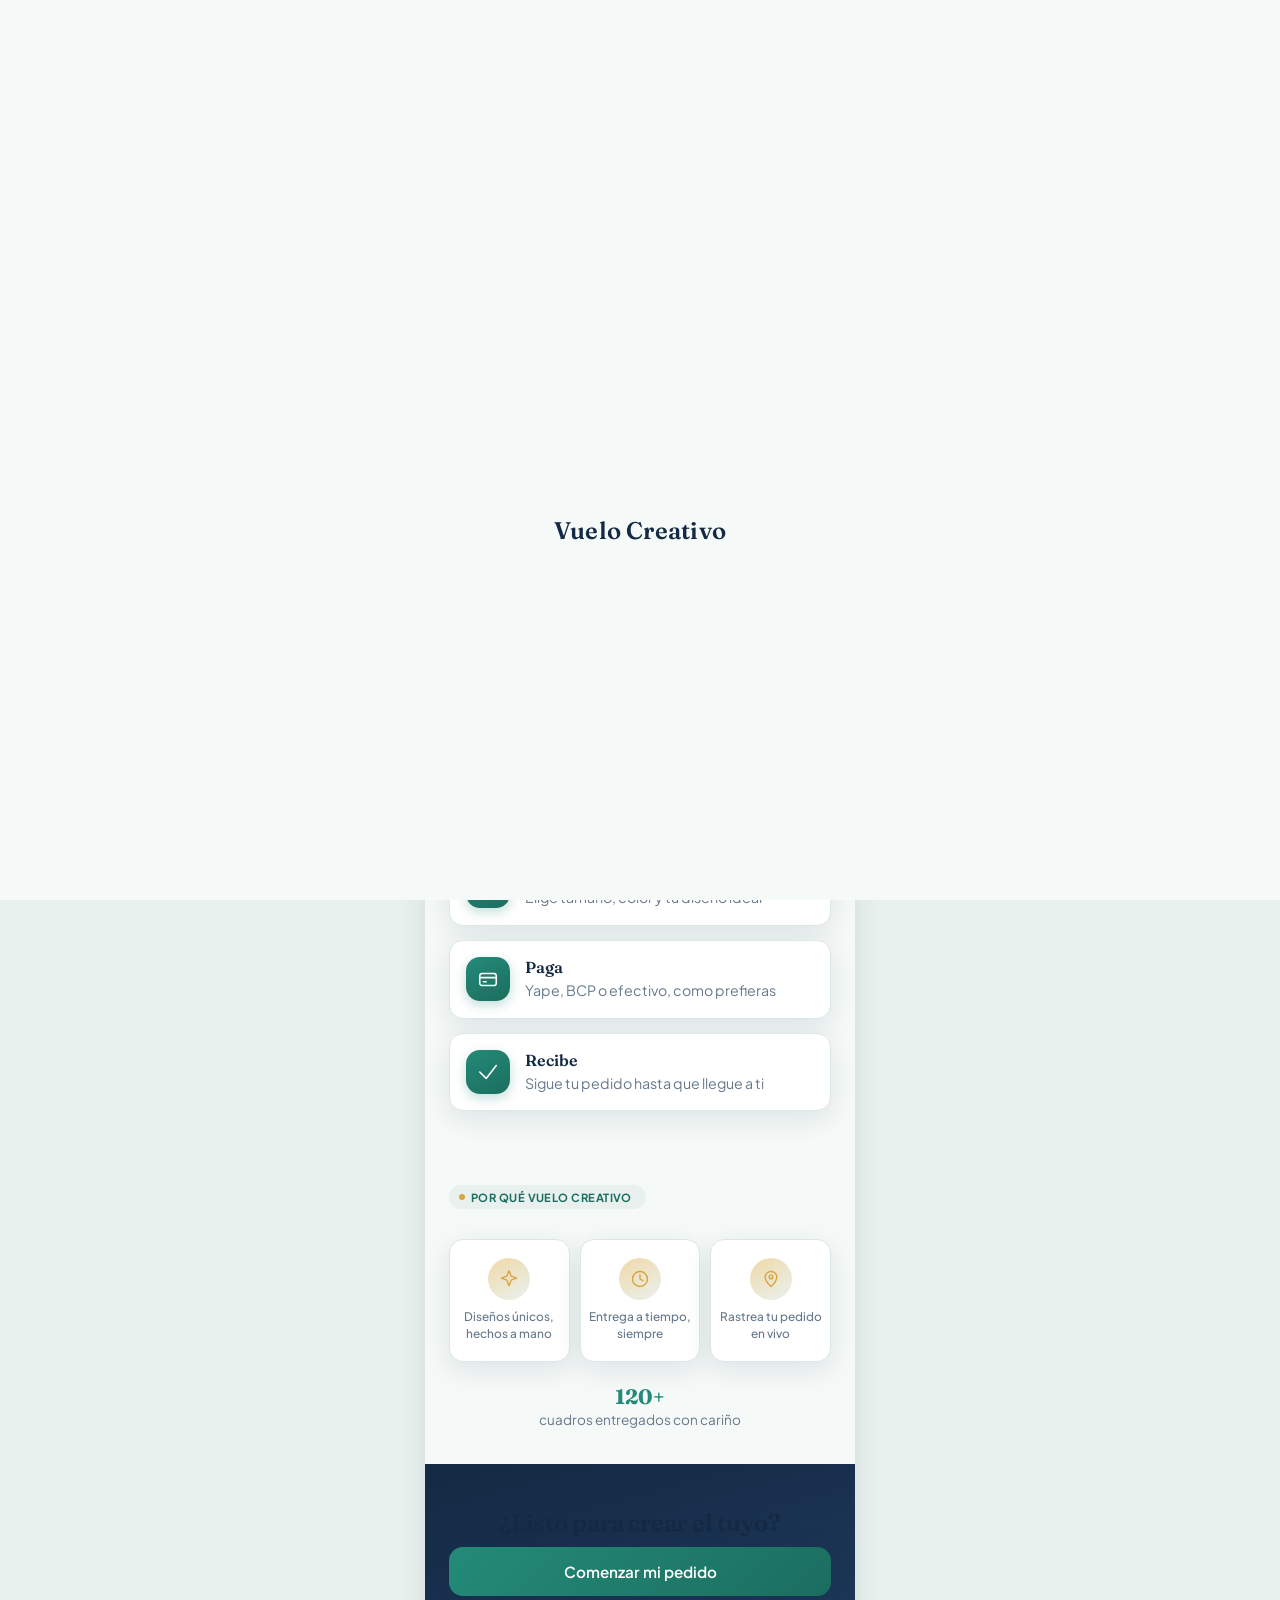
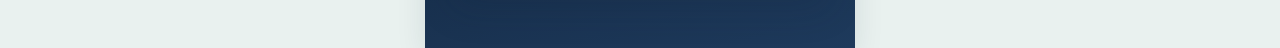
<file: index.html>
<!DOCTYPE html>
<html lang="es">
<head>
<meta charset="UTF-8">
<meta name="viewport" content="width=device-width, initial-scale=1, viewport-fit=cover">
<title>Vuelo Creativo</title>
<link rel="manifest" href="manifest.json">
<meta name="theme-color" content="#16283F">
<link rel="preconnect" href="https://fonts.googleapis.com">
<link href="https://fonts.googleapis.com/css2?family=Fraunces:opsz,wght@9..144,500;9..144,600;9..144,700&family=Plus+Jakarta+Sans:wght@400;500;600;700;800&display=swap" rel="stylesheet">
<link rel="stylesheet" href="css/variables.css">
<link rel="stylesheet" href="css/base.css">
<link rel="stylesheet" href="css/componentes.css">
<link rel="stylesheet" href="css/animaciones.css">
<link rel="stylesheet" href="css/landing.css">
</head>
<body>

<!-- Splash screen: el avioncito vuela, hace un par de loops dejando su estela, y desaparece -->
<div id="splash">
  <svg viewBox="0 0 320 200" width="250" height="156" class="splash-svg" aria-hidden="true">
    <path id="ruta-vuelo" pathLength="1000"
      d="M15,150 C55,150 55,58 108,58 C158,58 158,150 108,150 C68,150 68,88 108,88 C150,88 178,52 228,36 C266,24 286,28 306,14"
      fill="none" class="trail-path" stroke-linecap="round"/>
    <g class="avion-grupo">
      <path d="M29.5 3.5 L2.5 14.5 L13 17.5 L15.5 28.5 L18.7 21 L23.5 25 L29.5 3.5 Z"
        class="avion-relleno" stroke-linejoin="round" stroke-width="1" transform="translate(-16,-16) scale(0.9)"/>
      <animateMotion dur="1.7s" fill="freeze" rotate="auto"
        path="M15,150 C55,150 55,58 108,58 C158,58 158,150 108,150 C68,150 68,88 108,88 C150,88 178,52 228,36 C266,24 286,28 306,14"/>
    </g>
  </svg>
  <p class="splash-marca" id="splash-marca">Vuelo Creativo</p>
</div>

<div id="app-frame">
  <main id="app-content" style="padding-bottom:0;">

    <!-- 1. HERO -->
    <section class="landing-hero">
      <button class="hero-avion-wrap" id="hero-avion" aria-label="Vuelo Creativo"></button>
      <h1 class="logo-texto hero-titulo">Vuelo Creativo</h1>
      <p class="hero-tagline">Cuadros decorativos en hilorama, hechos a tu medida</p>
      <button class="btn-primario hero-btn" onclick="location.href='app.html'">Empezar</button>
    </section>

    <!-- 2. QUÉ HACEMOS -->
    <section class="landing-seccion reveal">
      <span class="etiqueta-seccion">Qué hacemos</span>
      <h2>Arte en hilo, hecho para ti</h2>
      <p class="texto-suave">Diseñamos cada cuadro a mano con la técnica de hilorama. Tú eliges el tamaño, el color y el diseño; nosotros le damos forma.</p>
      <div class="galeria-mini">
        <div class="galeria-item"></div>
        <div class="galeria-item"></div>
        <div class="galeria-item"></div>
      </div>
    </section>

    <!-- 3. CÓMO FUNCIONA -->
    <section class="landing-seccion reveal">
      <span class="etiqueta-seccion">Proceso</span>
      <h2>Cómo funciona</h2>
      <div class="pasos">
        <div class="paso">
          <span class="paso-icono" data-icono="disenar"></span>
          <div>
            <p class="paso-titulo">Personaliza</p>
            <p class="texto-suave">Elige tamaño, color y tu diseño ideal</p>
          </div>
        </div>
        <div class="paso">
          <span class="paso-icono" data-icono="pagar"></span>
          <div>
            <p class="paso-titulo">Paga</p>
            <p class="texto-suave">Yape, BCP o efectivo, como prefieras</p>
          </div>
        </div>
        <div class="paso">
          <span class="paso-icono" data-icono="entregar"></span>
          <div>
            <p class="paso-titulo">Recibe</p>
            <p class="texto-suave">Sigue tu pedido hasta que llegue a ti</p>
          </div>
        </div>
      </div>
    </section>

    <!-- 4. POR QUÉ ELEGIRNOS -->
    <section class="landing-seccion reveal">
      <span class="etiqueta-seccion">Por qué Vuelo Creativo</span>
      <div class="beneficios">
        <div class="beneficio">
          <span class="beneficio-icono" data-icono="unico"></span>
          <p>Diseños únicos, hechos a mano</p>
        </div>
        <div class="beneficio">
          <span class="beneficio-icono" data-icono="tiempo"></span>
          <p>Entrega a tiempo, siempre</p>
        </div>
        <div class="beneficio">
          <span class="beneficio-icono" data-icono="seguimiento"></span>
          <p>Rastrea tu pedido en vivo</p>
        </div>
      </div>
      <p class="contador-social"><strong id="contador-cuadros">120+</strong> cuadros entregados con cariño</p>
    </section>

    <!-- 5. CTA FINAL -->
    <section class="landing-seccion landing-cta reveal">
      <h2 class="cta-titulo">¿Listo para crear el tuyo?</h2>
      <button class="btn-primario" onclick="location.href='app.html'">Comenzar mi pedido</button>
    </section>

  </main>
</div>

<script src="js/components/icono-marca.js"></script>
<script src="js/utils/helpers.js"></script>
<script src="js/utils/iconos-landing.js"></script>
<script src="js/utils/acceso-secreto.js"></script>
<script>
  document.getElementById("hero-avion").innerHTML = iconoAvionVC({ tamano: 64, color: "#2E8B7F", conEstela: true });
  pintarIconosLanding();
  ocultarSplash(3000);
  activarRevelado();
  activarAccesoSecreto("hero-avion");
</script>
</body>
</html>
</file>
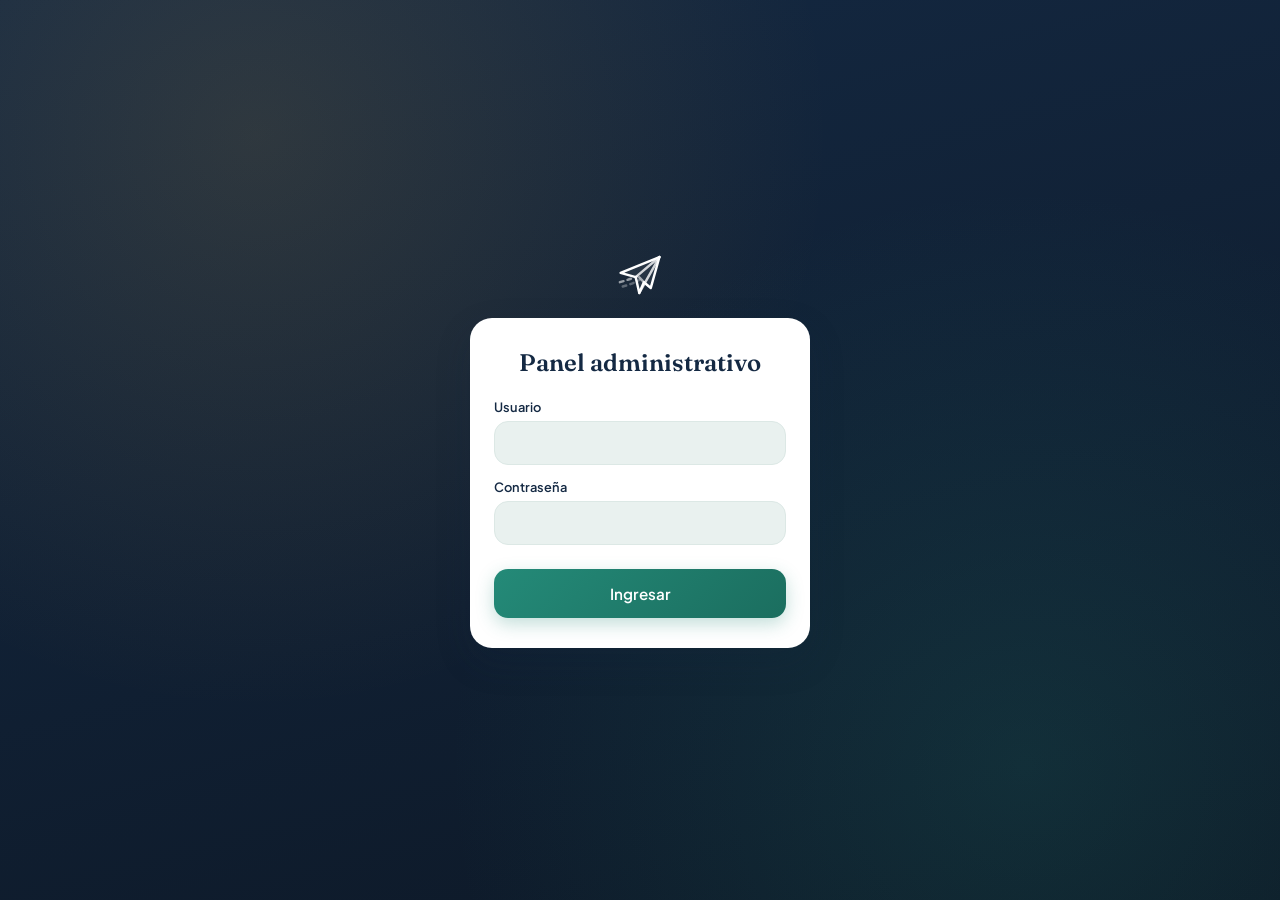
<file: admin-login.html>
<!DOCTYPE html>
<html lang="es">
<head>
<meta charset="UTF-8">
<meta name="viewport" content="width=device-width, initial-scale=1, viewport-fit=cover">
<title>Vuelo Creativo — Acceso</title>
<meta name="robots" content="noindex, nofollow">
<link rel="preconnect" href="https://fonts.googleapis.com">
<link href="https://fonts.googleapis.com/css2?family=Fraunces:opsz,wght@9..144,500;9..144,600;9..144,700&family=Plus+Jakarta+Sans:wght@400;500;600;700;800&display=swap" rel="stylesheet">
<link rel="stylesheet" href="css/variables.css">
<link rel="stylesheet" href="css/base.css">
<link rel="stylesheet" href="css/componentes.css">
<link rel="stylesheet" href="css/admin.css">
</head>
<body>

<div class="login-admin-wrap">
  <div class="login-admin-icono" id="login-icono"></div>
  <div class="login-admin-card">
    <h2 class="login-admin-titulo">Panel administrativo</h2>
    <form onsubmit="intentarLogin(event)">
      <div class="campo">
        <label>Usuario</label>
        <input type="text" id="admin-usuario" required autocomplete="off">
      </div>
      <div class="campo">
        <label>Contraseña</label>
        <input type="password" id="admin-clave" required>
      </div>
      <p id="login-error">Usuario o contraseña incorrectos</p>
      <button type="submit" class="btn-primario" style="margin-top:10px;">Ingresar</button>
    </form>
  </div>
</div>

<script src="js/utils/helpers.js"></script>
<script src="js/components/icono-marca.js"></script>
<script src="js/data/admin-config.js"></script>
<script src="js/modules/admin-auth.js"></script>
<script>
  document.getElementById("login-icono").innerHTML = iconoAvionVC({ tamano: 46, color: "#FFFFFF", conEstela: true });
</script>
</body>
</html>
</file>
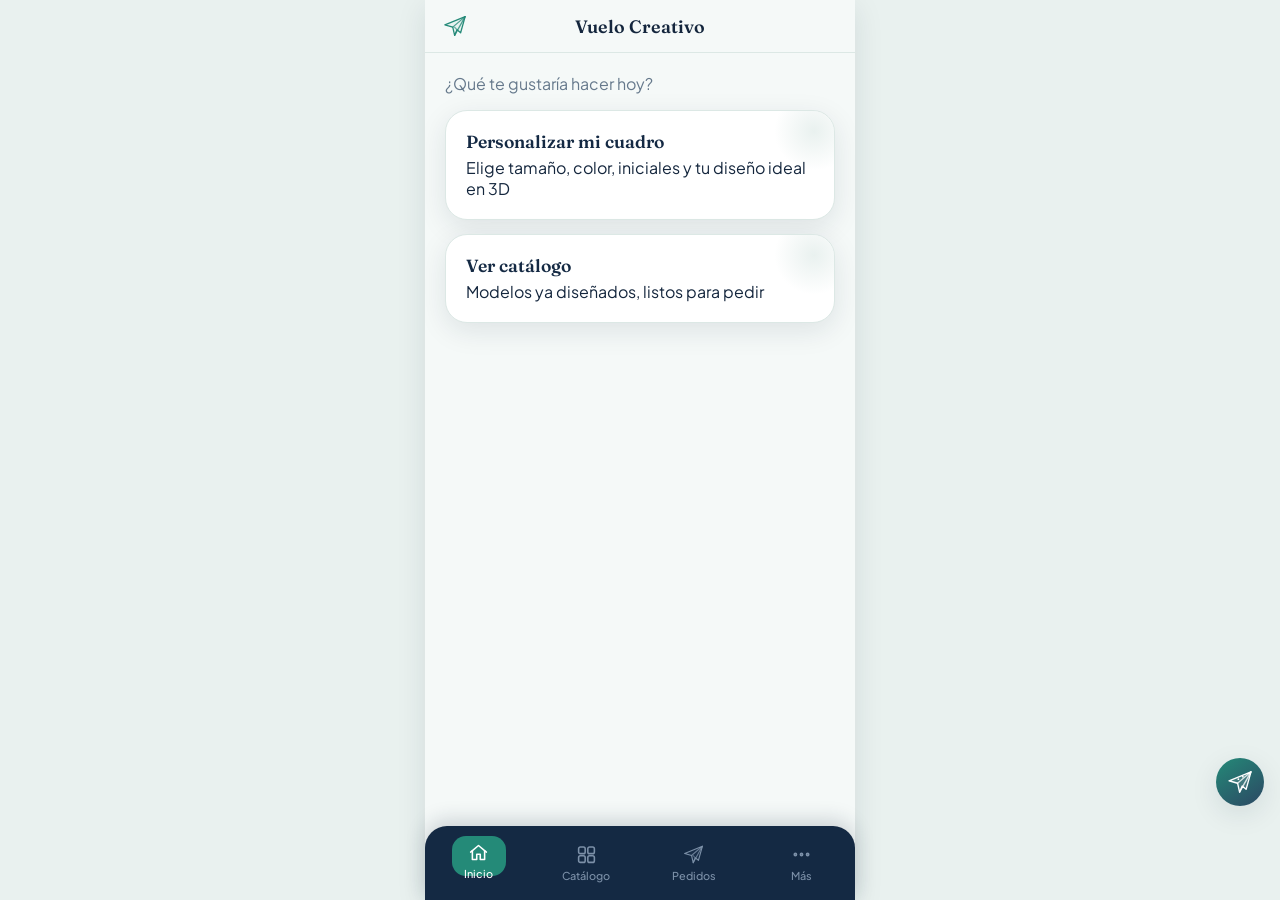
<file: app.html>
<!DOCTYPE html>
<html lang="es">
<head>
<meta charset="UTF-8">
<meta name="viewport" content="width=device-width, initial-scale=1, viewport-fit=cover">
<title>Vuelo Creativo — Inicio</title>
<link rel="manifest" href="manifest.json">
<meta name="theme-color" content="#16283F">
<link rel="preconnect" href="https://fonts.googleapis.com">
<link href="https://fonts.googleapis.com/css2?family=Fraunces:opsz,wght@9..144,500;9..144,600;9..144,700&family=Plus+Jakarta+Sans:wght@400;500;600;700;800&display=swap" rel="stylesheet">
<link rel="stylesheet" href="css/variables.css">
<link rel="stylesheet" href="css/base.css">
<link rel="stylesheet" href="css/componentes.css">
<link rel="stylesheet" href="css/animaciones.css">
</head>
<body>

<div id="app-frame">
  <header id="app-header"></header>

  <main id="app-content">
    <section style="padding:20px;">
      <p class="texto-suave" style="color:var(--color-text-soft); margin-bottom:16px;">¿Qué te gustaría hacer hoy?</p>

      <a href="personalizar.html" class="tarjeta-opcion">
        <div>
          <h3>Personalizar mi cuadro</h3>
          <p class="texto-suave">Elige tamaño, color, iniciales y tu diseño ideal en 3D</p>
        </div>
      </a>

      <a href="catalogo.html" class="tarjeta-opcion">
        <div>
          <h3>Ver catálogo</h3>
          <p class="texto-suave">Modelos ya diseñados, listos para pedir</p>
        </div>
      </a>
    </section>
  </main>

  <nav id="bottom-nav"></nav>
  <div id="mascota"></div>
</div>

<script src="js/utils/theme.js"></script>
<script src="js/utils/helpers.js"></script>
<script src="js/components/icono-marca.js"></script>
<script src="js/utils/acceso-secreto.js"></script>
<script src="js/components/header.js"></script>
<script src="js/components/bottom-nav.js"></script>
<script src="js/components/mascota.js"></script>
<script>
  renderHeader({ titulo: "Vuelo Creativo" });
  activarAccesoSecreto("logo-marca-secreto");
  renderBottomNav("inicio");
  iniciarMascota([
    "¡Hola! Soy tu guía ✈️",
    "Toca 'Personalizar' para crear tu cuadro único",
    "O revisa el catálogo si prefieres algo ya listo"
  ]);
</script>
</body>
</html>
</file>
<file: css/variables.css>
/* ===== VUELO CREATIVO — Variables de marca (v3) ===== */
:root {
  /* Paleta: azul marino + verde + blanco, con acento cálido decorativo */
  --color-bg: #F5F9F8;
  --color-bg-alt: #E9F1EF;
  --color-surface: #FFFFFF;
  --color-text: #14263D;
  --color-text-soft: #66798C;
  --color-border: #DCE8E5;

  /* Marino (identidad / headers) */
  --color-marino: #142943;
  --color-marino-2: #1E3A5C;
  --color-marino-suave: #2C4763;

  /* Verde — dato crítico (precio/total) */
  --color-acento: #248A78;
  --color-acento-2: #1B6E5F;
  --color-acento-suave: #6FBDAF;

  /* Dorado cálido — SOLO decorativo (detalles, no precios) */
  --color-dorado: #D9A441;
  --color-dorado-suave: #F0D9A8;

  /* Estados */
  --color-exito: #248A78;
  --color-alerta: #D9A441;
  --color-error: #C0563C;

  /* Modo oscuro */
  --dark-bg: #0D1826;
  --dark-bg-alt: #142943;
  --dark-surface: #182E48;
  --dark-text: #EAF3F1;
  --dark-text-soft: #93A9BE;
  --dark-border: #24405C;

  /* Tipografía — con personalidad propia */
  --font-logo: 'Fraunces', serif;
  --font-titulos: 'Fraunces', serif;
  --font-texto: 'Plus Jakarta Sans', sans-serif;

  /* Layout */
  --marco-max-width: 430px;
  --radio: 22px;
  --radio-sm: 14px;
  --sombra: 0 8px 28px rgba(20, 38, 61, 0.10);
  --sombra-fuerte: 0 14px 36px rgba(20, 38, 61, 0.16);

  /* Animación */
  --ease-avion: cubic-bezier(0.34, 1.56, 0.64, 1);
  --dur-rapida: 180ms;
  --dur-media: 350ms;
}

[data-theme="dark"] {
  --color-bg: var(--dark-bg);
  --color-bg-alt: var(--dark-bg-alt);
  --color-surface: var(--dark-surface);
  --color-text: var(--dark-text);
  --color-text-soft: var(--dark-text-soft);
  --color-border: var(--dark-border);
}
</file>
<file: css/base.css>
* { box-sizing: border-box; margin: 0; padding: 0; }

html, body {
  height: 100%;
  background: var(--color-bg-alt);
  font-family: var(--font-texto);
  color: var(--color-text);
  -webkit-tap-highlight-color: transparent;
  transition: background 0.3s, color 0.3s;
}

/* Marco tipo teléfono, centrado */
#app-frame {
  max-width: var(--marco-max-width);
  margin: 0 auto;
  min-height: 100vh;
  background: var(--color-bg);
  position: relative;
  display: flex;
  flex-direction: column;
  overflow-x: hidden;
  box-shadow: var(--sombra);
}

.logo-texto {
  font-family: var(--font-logo);
  font-weight: 600;
  letter-spacing: 0.02em;
  color: var(--color-text);
}

h1, h2, h3, .titulo {
  font-family: var(--font-titulos);
  font-weight: 600;
  color: var(--color-text);
}

.dato-critico {
  color: var(--color-acento);
  font-weight: 700;
}

button {
  font-family: var(--font-texto);
  border: none;
  cursor: pointer;
  background: none;
}

/* Contenido scrollable entre header y nav inferior */
#app-content {
  flex: 1;
  overflow-y: auto;
  padding-bottom: 84px; /* espacio para nav inferior */
  -webkit-overflow-scrolling: touch;
  animation: contenido-entra 0.4s ease both;
}
@keyframes contenido-entra {
  from { opacity: 0; transform: translateY(10px); }
  to { opacity: 1; transform: translateY(0); }
}

/* Header fijo */
#app-header {
  position: sticky;
  top: 0;
  z-index: 20;
  background: var(--color-bg);
  border-bottom: 1px solid var(--color-border);
  padding: 14px 18px;
  display: flex;
  align-items: center;
  justify-content: space-between;
}

/* Barra de acción fija (ej. "Agregar al carrito") */
.barra-accion {
  position: fixed;
  bottom: 70px;
  left: 50%;
  transform: translateX(-50%);
  width: 100%;
  max-width: var(--marco-max-width);
  padding: 12px 18px;
  background: var(--color-surface);
  border-top: 1px solid var(--color-border);
  z-index: 15;
}

::-webkit-scrollbar { width: 0; height: 0; }
</file>
<file: css/componentes.css>
/* ===== HEADER ===== */
.titulo-header {
  font-family: var(--font-titulos);
  font-weight: 600;
  font-size: 1.12rem;
  flex: 1;
  text-align: center;
}
#btn-volver, .logo-mini {
  color: var(--color-text);
  width: 26px;
  border: none;
  background: transparent;
  padding: 0;
  cursor: pointer;
  display: flex;
  align-items: center;
}
.header-extra { width: 26px; text-align: right; }

/* ===== NAV INFERIOR con indicador líquido ===== */
#bottom-nav {
  position: fixed;
  bottom: 0;
  left: 50%;
  transform: translateX(-50%);
  width: 100%;
  max-width: var(--marco-max-width);
  height: 74px;
  background: var(--color-marino);
  display: flex;
  z-index: 30;
  border-radius: 22px 22px 0 0;
  box-shadow: 0 -6px 20px rgba(20,38,61,0.18);
}
.nav-indicador {
  position: absolute;
  top: 10px; left: 0;
  width: 25%; height: 40px;
  z-index: 0;
}
.nav-indicador::after {
  content: "";
  display: block;
  width: 54px; height: 40px;
  margin: 0 auto;
  background: var(--color-acento);
  border-radius: 14px;
  transition: all var(--dur-media) var(--ease-avion);
}
.nav-item {
  flex: 1;
  display: flex;
  flex-direction: column;
  align-items: center;
  justify-content: center;
  gap: 4px;
  text-decoration: none;
  color: #7C90A8;
  font-size: 0.68rem;
  font-weight: 500;
  z-index: 1;
  transition: color var(--dur-rapida), transform var(--dur-rapida);
}
.nav-item.activa {
  color: #FFFFFF;
  transform: translateY(-2px);
}

/* ===== BOTONES ===== */
.btn-primario {
  width: 100%;
  padding: 15px;
  border-radius: var(--radio-sm);
  background: linear-gradient(135deg, var(--color-acento), var(--color-acento-2));
  color: #fff;
  font-weight: 600;
  font-size: 0.95rem;
  box-shadow: 0 6px 18px rgba(36,138,120,0.28);
  transition: transform var(--dur-rapida), box-shadow var(--dur-rapida);
}
.btn-primario:active { transform: scale(0.97); box-shadow: 0 3px 10px rgba(36,138,120,0.24); }

.btn-secundario {
  width: 100%;
  padding: 15px;
  border-radius: var(--radio-sm);
  background: var(--color-bg-alt);
  color: var(--color-marino);
  font-weight: 600;
  border: 1.5px solid var(--color-border);
  transition: transform var(--dur-rapida);
}
.btn-secundario:active { transform: scale(0.97); }

/* ===== MODAL TIPO SHEET (desliza desde abajo) ===== */
.sheet-overlay {
  position: fixed; inset: 0;
  background: rgba(0,0,0,0.35);
  z-index: 50;
  opacity: 0;
  pointer-events: none;
  transition: opacity var(--dur-media);
}
.sheet-overlay.abierto { opacity: 1; pointer-events: all; }

.sheet {
  position: fixed;
  bottom: 0; left: 50%;
  transform: translate(-50%, 100%);
  width: 100%;
  max-width: var(--marco-max-width);
  max-height: 85vh;
  background: var(--color-surface);
  border-radius: 24px 24px 0 0;
  padding: 20px 18px 30px;
  z-index: 51;
  transition: transform var(--dur-media) var(--ease-avion);
  overflow-y: auto;
}
.sheet.abierto { transform: translate(-50%, 0); }
.sheet-handle {
  width: 40px; height: 4px;
  background: var(--color-border);
  border-radius: 4px;
  margin: 0 auto 16px;
}

/* ===== TARJETA DE OPCIÓN (Inicio) ===== */
.tarjeta-opcion {
  display: block;
  background: var(--color-surface);
  border: 1px solid var(--color-border);
  border-radius: var(--radio);
  padding: 20px;
  margin-bottom: 14px;
  text-decoration: none;
  color: var(--color-text);
  box-shadow: var(--sombra);
  transition: transform var(--dur-rapida), box-shadow var(--dur-rapida);
  position: relative;
  overflow: hidden;
}
.tarjeta-opcion::before {
  content: "";
  position: absolute;
  top: 0; right: 0;
  width: 80px; height: 80px;
  background: radial-gradient(circle, var(--color-bg-alt), transparent 70%);
  border-radius: 50%;
  transform: translate(20px, -20px);
}
.tarjeta-opcion:active { transform: scale(0.98); box-shadow: var(--sombra); }
.tarjeta-opcion h3 { font-family: var(--font-titulos); font-size: 1.1rem; margin-bottom: 5px; color: var(--color-marino); position: relative; }
.tarjeta-opcion p { position: relative; }

/* ===== MASCOTA GUÍA ===== */
.mascota-avion {
  position: fixed;
  bottom: 94px; right: 16px;
  width: 48px; height: 48px;
  border-radius: 50%;
  background: linear-gradient(145deg, var(--color-acento), var(--color-marino-suave));
  color: #fff;
  display: flex; align-items: center; justify-content: center;
  box-shadow: var(--sombra);
  z-index: 40;
  animation: flotar 3s ease-in-out infinite;
}
.mascota-burbuja {
  position: fixed;
  bottom: 142px; right: 16px;
  max-width: 190px;
  background: var(--color-surface);
  border: 1px solid var(--color-border);
  border-radius: var(--radio-sm);
  padding: 10px 12px;
  font-size: 0.78rem;
  box-shadow: var(--sombra);
  z-index: 40;
  opacity: 0;
  transform: translateY(8px) scale(0.95);
  pointer-events: none;
  transition: all var(--dur-media);
  display: flex;
  align-items: flex-start;
  gap: 6px;
}
.mascota-burbuja.visible {
  opacity: 1;
  transform: translateY(0) scale(1);
  pointer-events: all;
}
#mascota-cerrar {
  color: var(--color-text-soft);
  font-size: 1rem;
  line-height: 1;
}

@keyframes flotar {
  0%, 100% { transform: translateY(0); }
  50% { transform: translateY(-5px); }
}
</file>
<file: css/animaciones.css>
/* ===== SPLASH SCREEN: avión girando dejando estela ===== */
#splash {
  position: fixed; inset: 0;
  background: var(--color-bg);
  display: flex; flex-direction: column;
  align-items: center; justify-content: center;
  z-index: 100;
  transition: opacity 0.4s, visibility 0.4s;
}
#splash.oculto { opacity: 0; visibility: hidden; }

.splash-svg {
  overflow: visible;
}
.trail-path {
  stroke: var(--color-acento);
  stroke-width: 2.2;
  stroke-dasharray: 14 10;
  stroke-dashoffset: 1000;
  animation:
    dibujar-ruta 1.7s ease-out forwards,
    ruta-desvanecer 1s ease-in forwards 2s;
}
@keyframes dibujar-ruta {
  to { stroke-dashoffset: 0; }
}
@keyframes ruta-desvanecer {
  to { opacity: 0; }
}

.avion-grupo {
  animation: avion-desvanecer 0.5s ease-in forwards 1.6s;
}
.avion-relleno {
  fill: var(--color-acento);
  stroke: var(--color-marino);
}
@keyframes avion-desvanecer {
  to { opacity: 0; transform: scale(0.6); }
}

.splash-marca {
  margin-top: 4px;
  font-family: var(--font-logo);
  font-weight: 600;
  font-size: 1.5rem;
  letter-spacing: 0.01em;
  color: var(--color-marino);
  opacity: 0;
  animation: marca-aparece 0.9s var(--ease-avion) forwards 1.9s;
}
@keyframes marca-aparece {
  from { opacity: 0; transform: translateY(14px) scale(0.94); }
  to { opacity: 1; transform: translateY(0) scale(1); }
}

/* Usado en loading spinners (ej. rastreo de pedido) */
@keyframes girar-avion {
  0%   { transform: rotate(0deg); }
  100% { transform: rotate(360deg); }
}

/* ===== ESTELA punteada (elemento gráfico recurrente) ===== */
.estela-separador {
  border: none;
  border-top: 2px dashed var(--color-border);
  margin: 16px 0;
}

/* ===== Transición entre páginas: avión cruza pantalla ===== */
#transicion-avion {
  position: fixed;
  top: 50%; left: -60px;
  transform: translateY(-50%);
  z-index: 200;
  color: var(--color-acento);
  pointer-events: none;
  opacity: 0;
}
#transicion-avion.activa {
  animation: cruzar-pantalla 0.6s ease-in-out forwards;
}
@keyframes cruzar-pantalla {
  0%   { left: -60px; opacity: 0; }
  15%  { opacity: 1; }
  85%  { opacity: 1; }
  100% { left: 110%; opacity: 0; }
}

/* ===== Waypoints de vuelo (progreso de personalización / rastreo) ===== */
.waypoints {
  display: flex;
  align-items: center;
  justify-content: space-between;
  position: relative;
  margin: 24px 0;
}
.waypoints::before {
  content: "";
  position: absolute;
  top: 10px; left: 5%; right: 5%;
  border-top: 2px dashed var(--color-border);
  z-index: 0;
}
.waypoint {
  width: 22px; height: 22px;
  border-radius: 50%;
  background: var(--color-surface);
  border: 2px solid var(--color-border);
  z-index: 1;
  display: flex; align-items: center; justify-content: center;
  transition: all var(--dur-media);
}
.waypoint.activo {
  border-color: var(--color-acento);
  background: var(--color-acento);
}
.waypoint.completado {
  border-color: var(--color-exito);
  background: var(--color-exito);
}
.avion-waypoint {
  position: absolute;
  top: -6px;
  transition: left 0.6s var(--ease-avion);
  color: var(--color-acento);
}

/* ===== Skeleton loading con forma de avioncito ===== */
.skeleton-avion {
  opacity: 0.3;
  animation: pulso 1.2s ease-in-out infinite;
}
@keyframes pulso {
  0%, 100% { opacity: 0.2; }
  50% { opacity: 0.5; }
}

/* ===== Confeti/estela al confirmar pedido ===== */
.confeti-particula {
  position: fixed;
  top: -10px;
  width: 6px; height: 10px;
  background: var(--color-acento-suave);
  animation: caer 1.6s ease-in forwards;
  z-index: 90;
}
@keyframes caer {
  to { transform: translateY(100vh) rotate(340deg); opacity: 0; }
}
</file>
<file: css/landing.css>
/* ===== HERO ===== */
.landing-hero {
  text-align: center;
  padding: 64px 24px 40px;
  position: relative;
  background:
    radial-gradient(circle at 15% 20%, rgba(36,138,120,0.08), transparent 45%),
    radial-gradient(circle at 85% 10%, rgba(217,164,65,0.10), transparent 40%),
    linear-gradient(180deg, var(--color-bg-alt) 0%, var(--color-bg) 100%);
  overflow: hidden;
}
.landing-hero::before {
  content: "";
  position: absolute;
  top: 18px; left: 50%;
  width: 300px; height: 300px;
  transform: translateX(-50%);
  border: 1.5px dashed rgba(20,38,61,0.10);
  border-radius: 50%;
  pointer-events: none;
}
.hero-avion-wrap {
  display: inline-flex;
  border: none;
  background: transparent;
  padding: 0;
  cursor: pointer;
  animation: flotar 3.5s ease-in-out infinite;
  position: relative;
  z-index: 1;
}
.hero-titulo {
  font-size: 2.4rem;
  font-weight: 600;
  margin-top: 16px;
  color: var(--color-marino);
  letter-spacing: -0.015em;
  position: relative;
  z-index: 1;
}
.hero-tagline {
  color: var(--color-text-soft);
  margin-top: 10px;
  font-size: 0.95rem;
  padding: 0 20px;
  line-height: 1.55;
  position: relative;
  z-index: 1;
}
.hero-btn {
  margin-top: 26px;
  max-width: 230px;
  position: relative;
  z-index: 1;
  box-shadow: var(--sombra-fuerte);
}

/* ===== SECCIONES ===== */
.landing-seccion {
  padding: 36px 24px;
}
.etiqueta-seccion {
  display: inline-flex;
  align-items: center;
  gap: 6px;
  font-size: 0.7rem;
  font-weight: 700;
  color: var(--color-acento-2);
  background: var(--color-bg-alt);
  padding: 5px 14px 5px 10px;
  border-radius: 20px;
  margin-bottom: 12px;
  letter-spacing: 0.04em;
  text-transform: uppercase;
}
.etiqueta-seccion::before {
  content: "";
  width: 6px; height: 6px;
  border-radius: 50%;
  background: var(--color-dorado);
  display: inline-block;
}
.landing-seccion h2 {
  font-size: 1.5rem;
  font-weight: 600;
  margin-bottom: 10px;
  color: var(--color-marino);
  letter-spacing: -0.01em;
}
.texto-suave { color: var(--color-text-soft); font-size: 0.89rem; line-height: 1.6; }

/* Revelado al hacer scroll */
.reveal {
  opacity: 0;
  transform: translateY(22px);
  transition: opacity 0.7s ease, transform 0.7s var(--ease-avion);
}
.reveal.visible {
  opacity: 1;
  transform: translateY(0);
}

/* Galería */
.galeria-mini {
  display: grid;
  grid-template-columns: repeat(3, 1fr);
  gap: 10px;
  margin-top: 18px;
}
.galeria-item {
  aspect-ratio: 1;
  background: linear-gradient(150deg, var(--color-bg-alt), var(--color-surface));
  border-radius: var(--radio-sm);
  border: 1px solid var(--color-border);
  box-shadow: var(--sombra);
}

/* Pasos (cómo funciona) */
.pasos { margin-top: 20px; display: flex; flex-direction: column; gap: 14px; }
.paso {
  display: flex;
  align-items: center;
  gap: 15px;
  background: var(--color-surface);
  border: 1px solid var(--color-border);
  border-radius: var(--radio-sm);
  padding: 16px;
  box-shadow: var(--sombra);
  transition: transform var(--dur-rapida);
}
.paso:hover { transform: translateY(-2px); }
.paso-icono {
  width: 44px; height: 44px;
  flex-shrink: 0;
  background: linear-gradient(150deg, var(--color-acento), var(--color-acento-2));
  color: #fff;
  border-radius: 14px;
  display: flex; align-items: center; justify-content: center;
  box-shadow: 0 4px 12px rgba(36,138,120,0.28);
}
.paso-titulo { font-family: var(--font-titulos); font-weight: 600; font-size: 1rem; color: var(--color-marino); margin-bottom: 2px; }

/* Beneficios */
.beneficios {
  display: grid;
  grid-template-columns: 1fr 1fr 1fr;
  gap: 10px;
  margin-top: 18px;
}
.beneficio {
  text-align: center;
  background: var(--color-surface);
  border: 1px solid var(--color-border);
  border-radius: var(--radio-sm);
  padding: 18px 8px;
  box-shadow: var(--sombra);
}
.beneficio-icono {
  display: inline-flex;
  width: 42px; height: 42px;
  align-items: center; justify-content: center;
  background: linear-gradient(150deg, var(--color-dorado-suave), var(--color-bg-alt));
  color: var(--color-dorado);
  border-radius: 50%;
  margin-bottom: 9px;
}
.beneficio p { font-size: 0.74rem; color: var(--color-text-soft); line-height: 1.4; font-weight: 500; }

.contador-social {
  margin-top: 22px;
  text-align: center;
  font-size: 0.85rem;
  color: var(--color-text-soft);
}
.contador-social strong { color: var(--color-acento); font-family: var(--font-titulos); font-size: 1.3rem; display: block; margin-bottom: 2px; }

/* CTA final */
.landing-cta {
  text-align: center;
  padding: 44px 24px 52px;
  background: linear-gradient(165deg, var(--color-marino) 0%, var(--color-marino-2) 100%);
}
.cta-titulo { margin-bottom: 18px; color: #fff; font-size: 1.4rem; }
.landing-cta .btn-primario {
  background: linear-gradient(135deg, var(--color-acento), var(--color-acento-2));
  box-shadow: var(--sombra-fuerte);
}
</file>
<file: css/admin.css>
/* ===== LOGIN ADMIN ===== */
.campo { margin-bottom: 14px; }
.campo label {
  display: block;
  font-size: 0.8rem;
  font-weight: 600;
  color: var(--color-marino);
  margin-bottom: 6px;
}
.campo input {
  width: 100%;
  padding: 12px 14px;
  border-radius: var(--radio-sm);
  border: 1px solid var(--color-border);
  background: var(--color-bg-alt);
  font-family: var(--font-texto);
  font-size: 0.9rem;
  color: var(--color-text);
}
.campo input:focus { outline: 2px solid var(--color-acento-suave); }

.login-admin-wrap {
  min-height: 100vh;
  display: flex;
  flex-direction: column;
  align-items: center;
  justify-content: center;
  padding: 30px;
  background:
    radial-gradient(circle at 20% 15%, rgba(217,164,65,0.14), transparent 45%),
    radial-gradient(circle at 80% 85%, rgba(36,138,120,0.18), transparent 45%),
    linear-gradient(165deg, var(--color-marino) 0%, #0D1826 100%);
}
.login-admin-icono { margin-bottom: 16px; }
.login-admin-card {
  width: 100%;
  max-width: 340px;
  background: var(--color-surface);
  border-radius: var(--radio);
  padding: 30px 24px;
  box-shadow: var(--sombra-fuerte);
}
.login-admin-titulo {
  text-align: center;
  font-family: var(--font-titulos);
  color: var(--color-marino);
  margin-bottom: 22px;
}
#login-error {
  display: none;
  color: var(--color-error);
  font-size: 0.8rem;
  margin-top: 6px;
  text-align: center;
}

/* ===== DASHBOARD ADMIN ===== */
.admin-topbar {
  background: linear-gradient(120deg, var(--color-marino) 0%, var(--color-marino-2) 100%);
  color: #fff;
  padding: 18px 18px;
  display: flex;
  align-items: center;
  justify-content: space-between;
}
.admin-topbar h1 { font-family: var(--font-titulos); font-size: 1.1rem; color: #fff; }
.btn-logout {
  color: #93A9BE;
  font-size: 0.78rem;
  font-weight: 600;
}

/* Stats rápidas */
.admin-stats {
  display: grid;
  grid-template-columns: repeat(3, 1fr);
  gap: 8px;
  padding: 16px;
}
.stat-card {
  background: var(--color-surface);
  border: 1px solid var(--color-border);
  border-radius: var(--radio-sm);
  padding: 12px 10px;
  text-align: center;
  box-shadow: var(--sombra);
}
.stat-card strong {
  display: block;
  font-family: var(--font-titulos);
  font-size: 1.3rem;
  color: var(--color-acento);
}
.stat-card span { font-size: 0.65rem; color: var(--color-text-soft); font-weight: 500; }

.admin-tabs {
  display: flex;
  gap: 6px;
  padding: 4px 16px 8px;
  overflow-x: auto;
}
.admin-tab {
  flex-shrink: 0;
  padding: 8px 14px;
  border-radius: 20px;
  font-size: 0.78rem;
  font-weight: 600;
  background: var(--color-bg-alt);
  color: var(--color-text-soft);
  border: 1px solid var(--color-border);
  transition: all var(--dur-rapida);
}
.admin-tab.activo {
  background: linear-gradient(135deg, var(--color-acento), var(--color-acento-2));
  color: #fff;
  border-color: transparent;
  box-shadow: 0 4px 12px rgba(36,138,120,0.3);
}

.admin-lista { padding: 12px 16px 30px; }

.tarjeta-pedido {
  background: var(--color-surface);
  border: 1px solid var(--color-border);
  border-left: 4px solid var(--color-border);
  border-radius: var(--radio-sm);
  padding: 16px;
  margin-bottom: 12px;
  box-shadow: var(--sombra);
  animation: aparecer 0.35s ease both;
}
.tarjeta-pedido.borde-pendiente { border-left-color: #B89452; }
.tarjeta-pedido.borde-confirmado { border-left-color: #C99A3E; }
.tarjeta-pedido.borde-en_proceso { border-left-color: #3E7DAE; }
.tarjeta-pedido.borde-elaboracion { border-left-color: #7C5CC7; }
.tarjeta-pedido.borde-control_calidad { border-left-color: #C06A46; }
.tarjeta-pedido.borde-listo { border-left-color: var(--color-acento); }
.tarjeta-pedido.borde-rechazado { border-left-color: var(--color-error); }

@keyframes aparecer {
  from { opacity: 0; transform: translateY(6px); }
  to { opacity: 1; transform: translateY(0); }
}
.tarjeta-pedido-header {
  display: flex;
  justify-content: space-between;
  align-items: flex-start;
  margin-bottom: 8px;
}
.tarjeta-pedido-codigo {
  font-family: var(--font-titulos);
  font-weight: 600;
  font-size: 1.02rem;
  color: var(--color-marino);
}
.badge-estado {
  font-size: 0.66rem;
  font-weight: 700;
  padding: 3px 10px;
  border-radius: 20px;
  text-transform: uppercase;
  letter-spacing: 0.02em;
}
.badge-confirmado { background: #FCE9CC; color: #8A5A15; }
.badge-en_proceso { background: #D8E8F5; color: #2A5F8A; }
.badge-elaboracion { background: #E3DCF5; color: #5B3F9C; }
.badge-control_calidad { background: #FCE0D8; color: #A4472C; }
.badge-listo { background: #D6EDE4; color: #1F7A5C; }
.badge-pendiente { background: #EFE6D8; color: #7A6A4E; }
.badge-rechazado { background: #F5D8D8; color: #A43C3C; }

.tarjeta-pedido-fila {
  display: flex;
  justify-content: space-between;
  font-size: 0.82rem;
  padding: 4px 0;
  color: var(--color-text-soft);
}
.tarjeta-pedido-fila strong { color: var(--color-text); }

.tarjeta-pedido-acciones {
  display: flex;
  gap: 8px;
  margin-top: 12px;
}
.tarjeta-pedido-acciones select {
  flex: 1;
  padding: 9px;
  border-radius: 10px;
  border: 1px solid var(--color-border);
  font-size: 0.78rem;
  background: var(--color-bg-alt);
}
.btn-wsp-mini {
  padding: 9px 12px;
  border-radius: 10px;
  background: linear-gradient(135deg, var(--color-acento), var(--color-acento-2));
  color: #fff;
  font-size: 0.78rem;
  font-weight: 600;
  display: flex; align-items: center; gap: 5px;
}
.btn-aceptar {
  flex: 1;
  padding: 10px;
  border-radius: 10px;
  background: linear-gradient(135deg, var(--color-acento), var(--color-acento-2));
  color: #fff;
  font-size: 0.8rem;
  font-weight: 700;
}
.btn-rechazar {
  flex: 1;
  padding: 10px;
  border-radius: 10px;
  background: var(--color-bg-alt);
  border: 1.5px solid var(--color-error);
  color: var(--color-error);
  font-size: 0.8rem;
  font-weight: 700;
}

.acceso-ventas {
  margin: 16px 16px 0;
  display: block;
  background: linear-gradient(120deg, var(--color-dorado), #C08A2E);
  color: #fff;
  border-radius: var(--radio-sm);
  padding: 15px;
  text-align: center;
  font-weight: 700;
  text-decoration: none;
  font-size: 0.9rem;
  box-shadow: 0 6px 16px rgba(217,164,65,0.3);
}

.estado-vacio {
  text-align: center;
  padding: 40px 20px;
  color: var(--color-text-soft);
  font-size: 0.85rem;
}

#toast {
  position: fixed;
  bottom: 24px; left: 50%;
  transform: translateX(-50%) translateY(20px);
  background: var(--color-marino);
  color: #fff;
  padding: 10px 20px;
  border-radius: 20px;
  font-size: 0.82rem;
  opacity: 0;
  pointer-events: none;
  transition: all var(--dur-media);
  z-index: 80;
}
#toast.visible {
  opacity: 1;
  transform: translateX(-50%) translateY(0);
}
</file>
